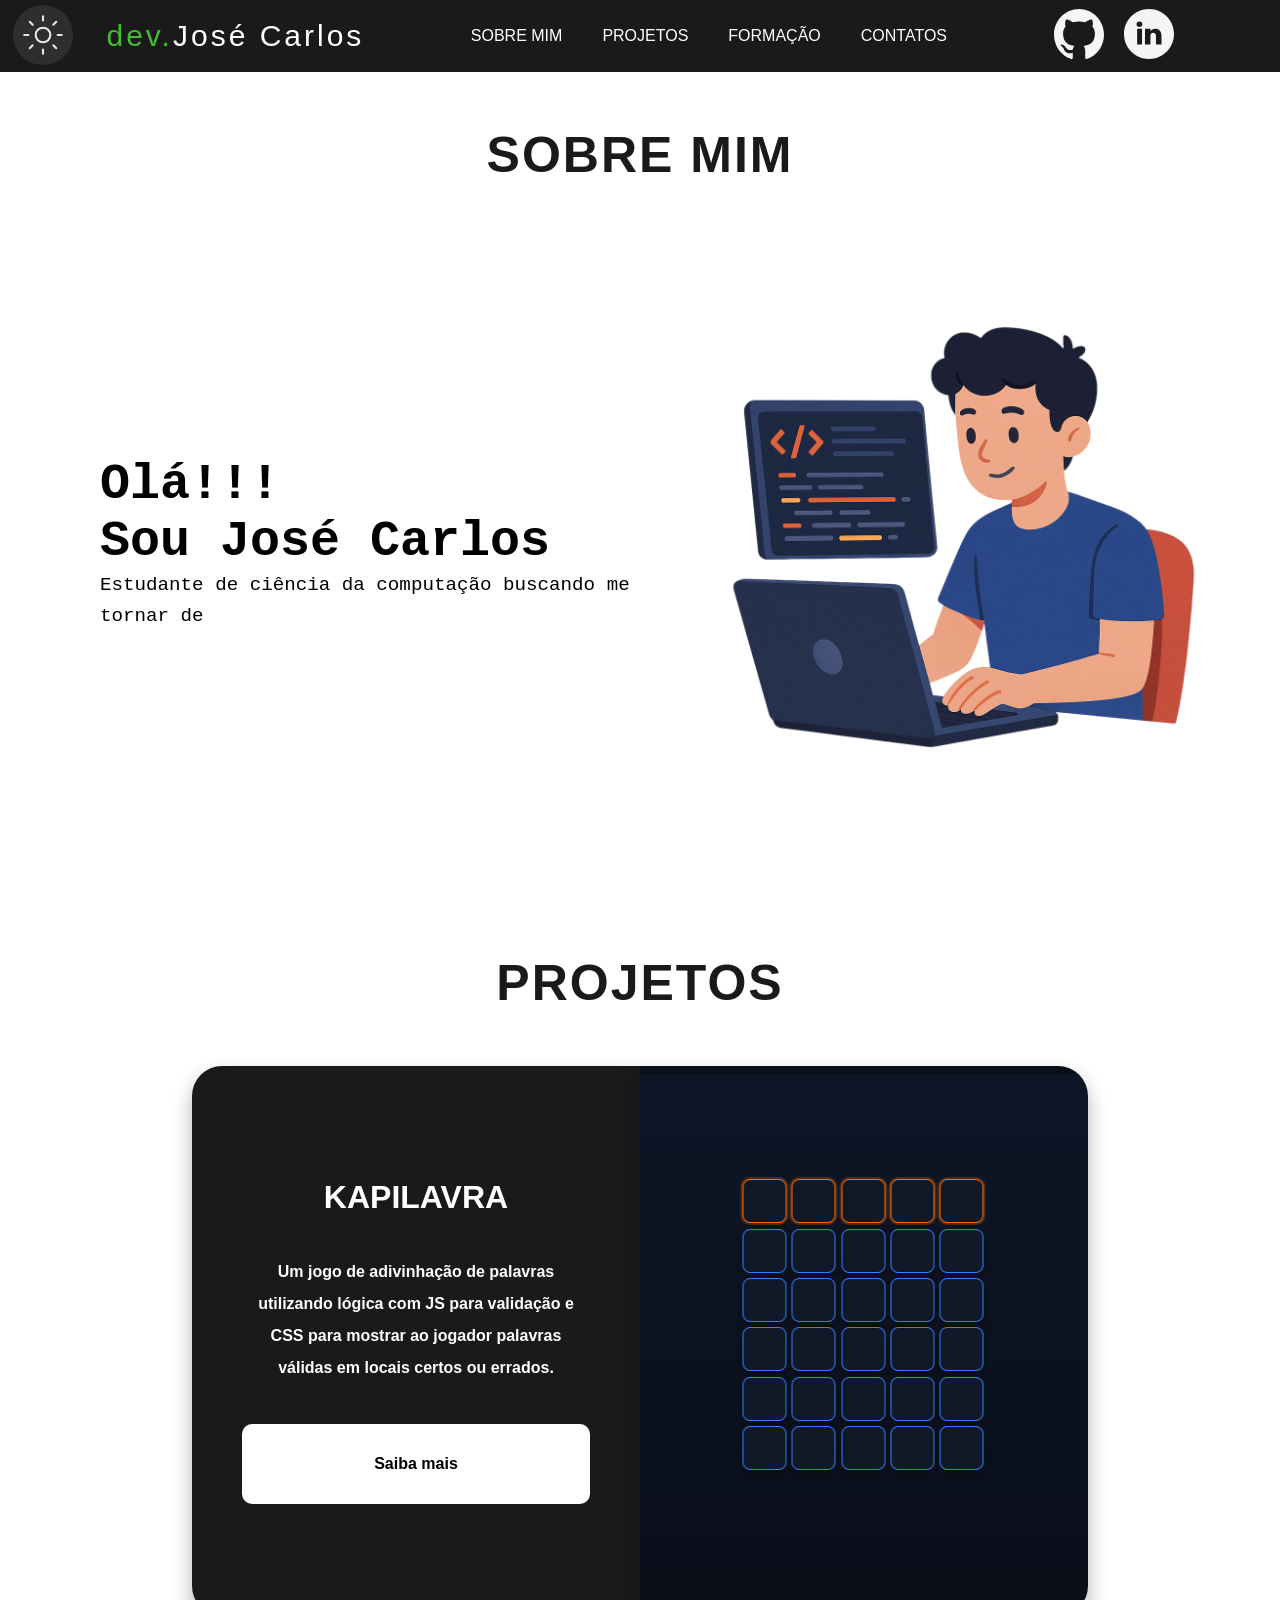
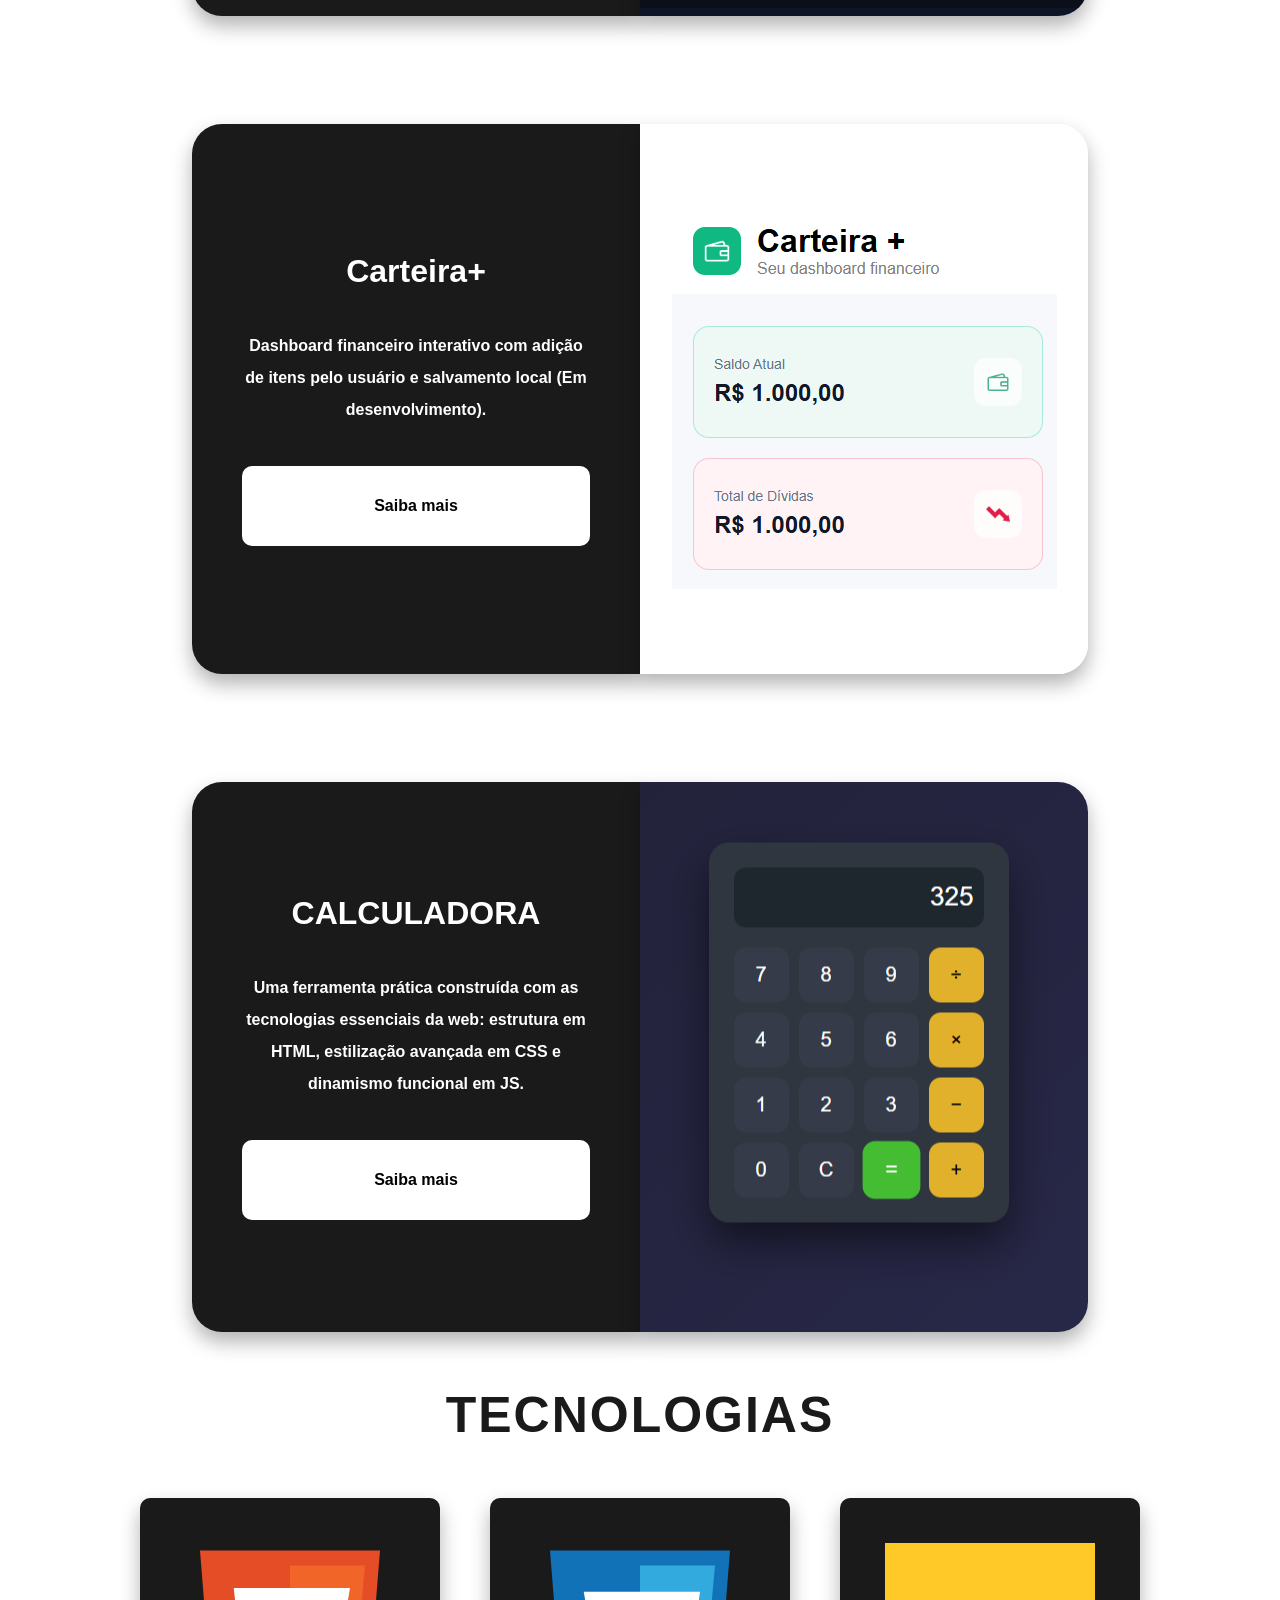
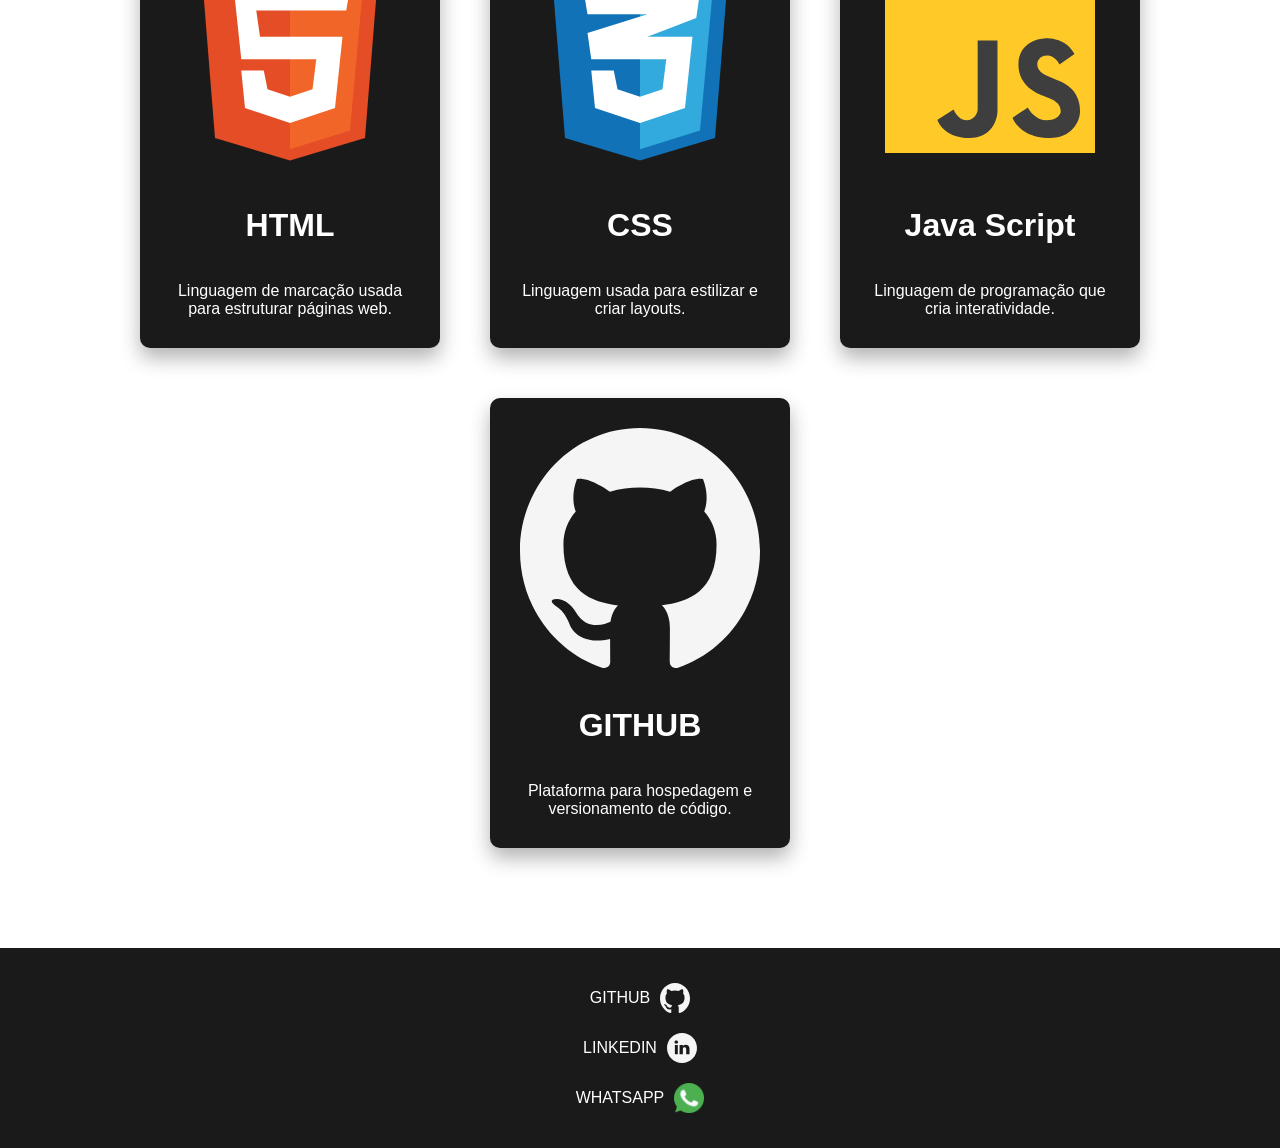
<file: index.html>
<!DOCTYPE html>
<html lang="en">

<head>
    <meta charset="UTF-8">
    <meta name="viewport" content="width=device-width, initial-scale=1.0">
    <title>Portfólio de José Carlos</title>
    <link rel="stylesheet" href="styles.css">
</head>


<body>
    <header>
        <nav>
            <a class="logo" href="log"><span>dev.</span>José Carlos</a>
            <div class="mobile-menu">
                <div class="line1"></div>
                <div class="line2"></div>
                <div class="line3"></div>
            </div>
            <ul class="nav-list">
                <li><a href="#sobremim">SOBRE MIM</a></li>
                <li><a href="#projetos">PROJETOS</a></li>
                <li><a href="#formacao">FORMAÇÃO</a></li>
                <li><a href="#contatos">CONTATOS</a></li>
            </ul>
            <div class="social">
                <a href="https://github.com/JoseCarlos-SL" class="link_icon" target="_blank"><img src="img/github.svg"
                        alt=""></a>
                <a href="https://www.linkedin.com/in/jose-carlos-s-l/" class="link_icon" target="_blank"><img
                        src="img/linkedin.svg" alt=""></a>
            </div>
        </nav>
    </header>


    <main>
        <button id="toggle-dark" class="botao-tema">
            <img src="img/dark-mode.svg" alt="">
        </button>

        <section id="sobremim">
            <h2>SOBRE MIM</h2>

            <article class="sobre">
                <div class="boxtextosobremim">
                    <h4>Olá!!!</h4>
                    <h4 class="nome">Sou José Carlos</h4>
                    <p id="typing"></p>
                </div>
                <div class="boximagemsobremim">
                    <div class="imagemsobremim"></div>
                </div>
            </article>

        </section>

        <section id="projetos">
            <h2>PROJETOS</h2>
            <article id="kapilavra" class="box-geral">
                <div class="box-left">
                    <h3>KAPILAVRA</h3>
                    <p>Um jogo de adivinhação de palavras utilizando lógica com JS para validação e CSS para mostrar ao jogador palavras válidas em locais certos ou errados.</p>
                    <a href="https://josecarlos-sl.github.io/Kapilavra/" target="_blank">
                        <p>Saiba mais</p>
                    </a>
                </div>
                <div class="box-right"><div class="imagem-kapilavra"></div></div>
            </article>
            <article id="carteira" class="box-geral">
                <div class="box-left">
                    <h3>Carteira+</h3>
                    <p>Dashboard financeiro interativo com adição de itens pelo usuário e salvamento local (Em desenvolvimento).</p>
                    <a href="https://josecarlos-sl.github.io/dashboard-CarteiraPlus/" target="_blank">
                        <p>Saiba mais</p>
                    </a>
                </div>
                <div class="box-right"><div class="imagem-carteiraplus"></div></div>
            </article>
            <article id="calculadora" class="box-geral">
                <div class="box-left">
                    <h3>CALCULADORA</h3>
                    <p>Uma ferramenta prática construída com as tecnologias essenciais da web: estrutura em HTML,
                        estilização avançada em CSS e dinamismo funcional em JS. </p>
                    <a href="calculadorajs/index.html" target="_blank">
                        <p>Saiba mais</p>
                    </a>
                </div>
                <div class="box-right"><div class="imagem-calculadora"></div></div>
            </article>

        </section>

        <section id="formacao">
            <h2>TECNOLOGIAS</h2>

            <div class="coluna-tecnologias">

                <article class="card">
                    <img src="img/html.svg" alt="">
                    <h3 class="tech-nome">HTML</h3>
                    <p class="tech-descricao">
                        Linguagem de marcação usada para estruturar páginas web.
                    </p>
                </article>


                <article class="card">
                    <img src="img/css.svg" alt="">
                    <h3 class="tech-nome">CSS</h3>
                    <p class="tech-descricao">
                        Linguagem usada para estilizar e criar layouts.
                    </p>

                </article>


                <article class="card">
                    <img src="img/js.svg" alt="">
                    <h3 class="tech-nome">Java Script</h3>
                    <p class="tech-descricao">
                        Linguagem de programação que cria interatividade.
                    </p>

                </article>

                <article class="card">
                    <img class="card-github" src="img/github.svg" alt="">
                    <h3 class="tech-nome">GITHUB</h3>
                    <p class="tech-descricao">
                        Plataforma para hospedagem e versionamento de código.
                    </p>

                </article>

            </div>

        </section>
    </main>
    </div>

    <footer id="contatos">
        <nav aria-label="Redes sociais">
            <ul>
                <li>
                    <a href="https://github.com/JoseCarlos-SL" target="_blank">
                        GITHUB <img src="img/github.svg" alt="link do github">
                    </a>
                </li>
                <li>
                    <a href="https://www.linkedin.com/in/jose-carlos-s-l/" target="_blank">
                        LINKEDIN <img src="img/linkedin.svg" alt="link do linkedin">
                    </a>
                </li>
                <li>
                    <a href="https://wa.me/5511985174779" target="_blank">
                        WHATSAPP <img src="img/whatsapp.png" alt="número do whatsapp 5511985174779">
                    </a>
                </li>
            </ul>
        </nav>
    </footer>

    <script src="script.js" defer></script>
</body>

</html>
</file>
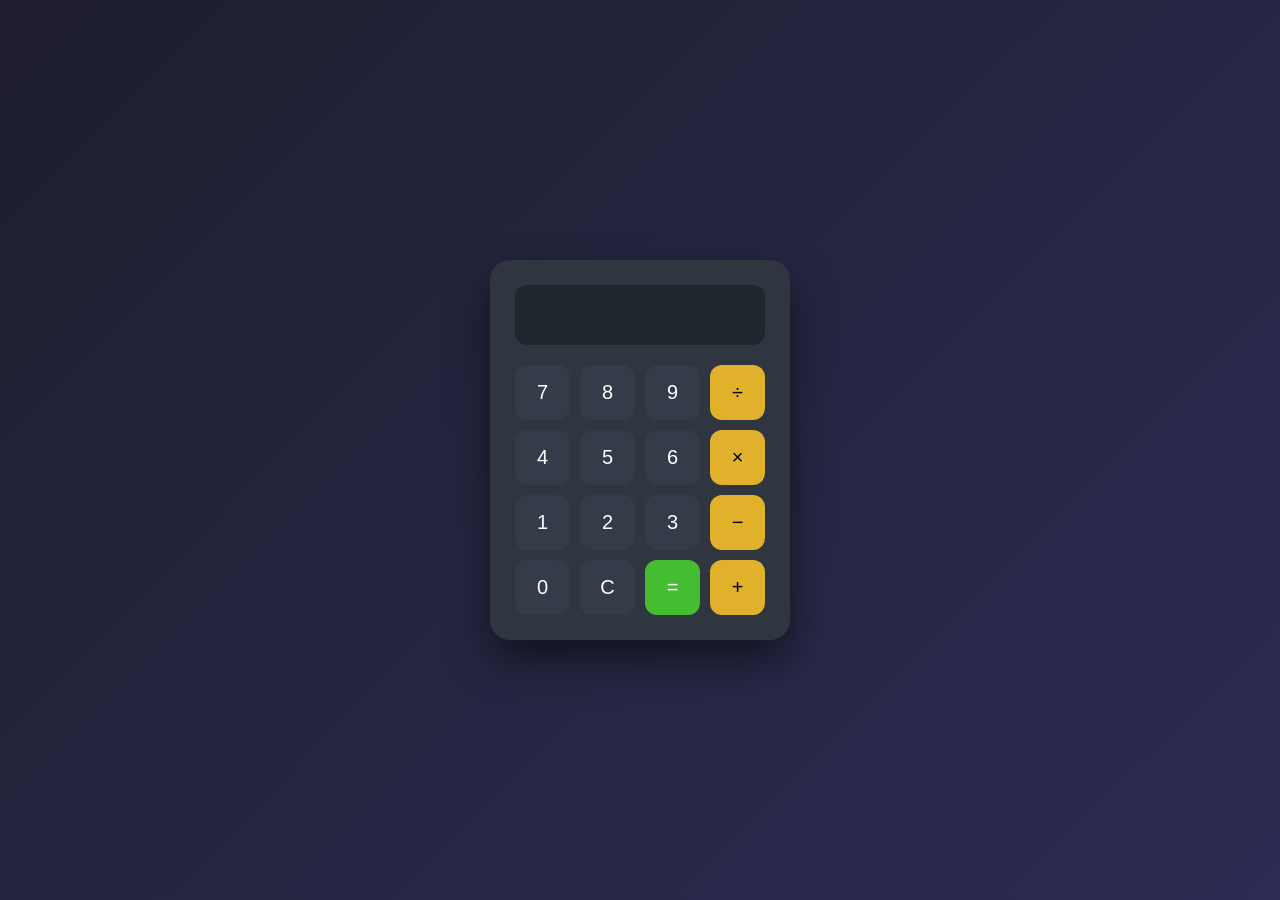
<file: calculadorajs/index.html>
<!DOCTYPE html>
<html lang="pt-br">
<head>
  <meta charset="UTF-8">
  <title>Calculadora JS</title>
  <link rel="stylesheet" href="style.css">
</head>
<body>

  <div class="calculadora">
    <input type="text" id="display">

    <div class="botoes">
      <button onclick="adicionar('7')">7</button>
      <button onclick="adicionar('8')">8</button>
      <button onclick="adicionar('9')">9</button>
      <button onclick="adicionar('/')">÷</button>

      <button onclick="adicionar('4')">4</button>
      <button onclick="adicionar('5')">5</button>
      <button onclick="adicionar('6')">6</button>
      <button onclick="adicionar('*')">×</button>

      <button onclick="adicionar('1')">1</button>
      <button onclick="adicionar('2')">2</button>
      <button onclick="adicionar('3')">3</button>
      <button onclick="adicionar('-')">−</button>

      <button onclick="adicionar('0')">0</button>
      <button onclick="limpar()">C</button>
      <button onclick="calcular()">=</button>
      <button onclick="adicionar('+')">+</button>
    </div>
  </div>

  <script src="script.js"></script>
</body>
</html>
</file>
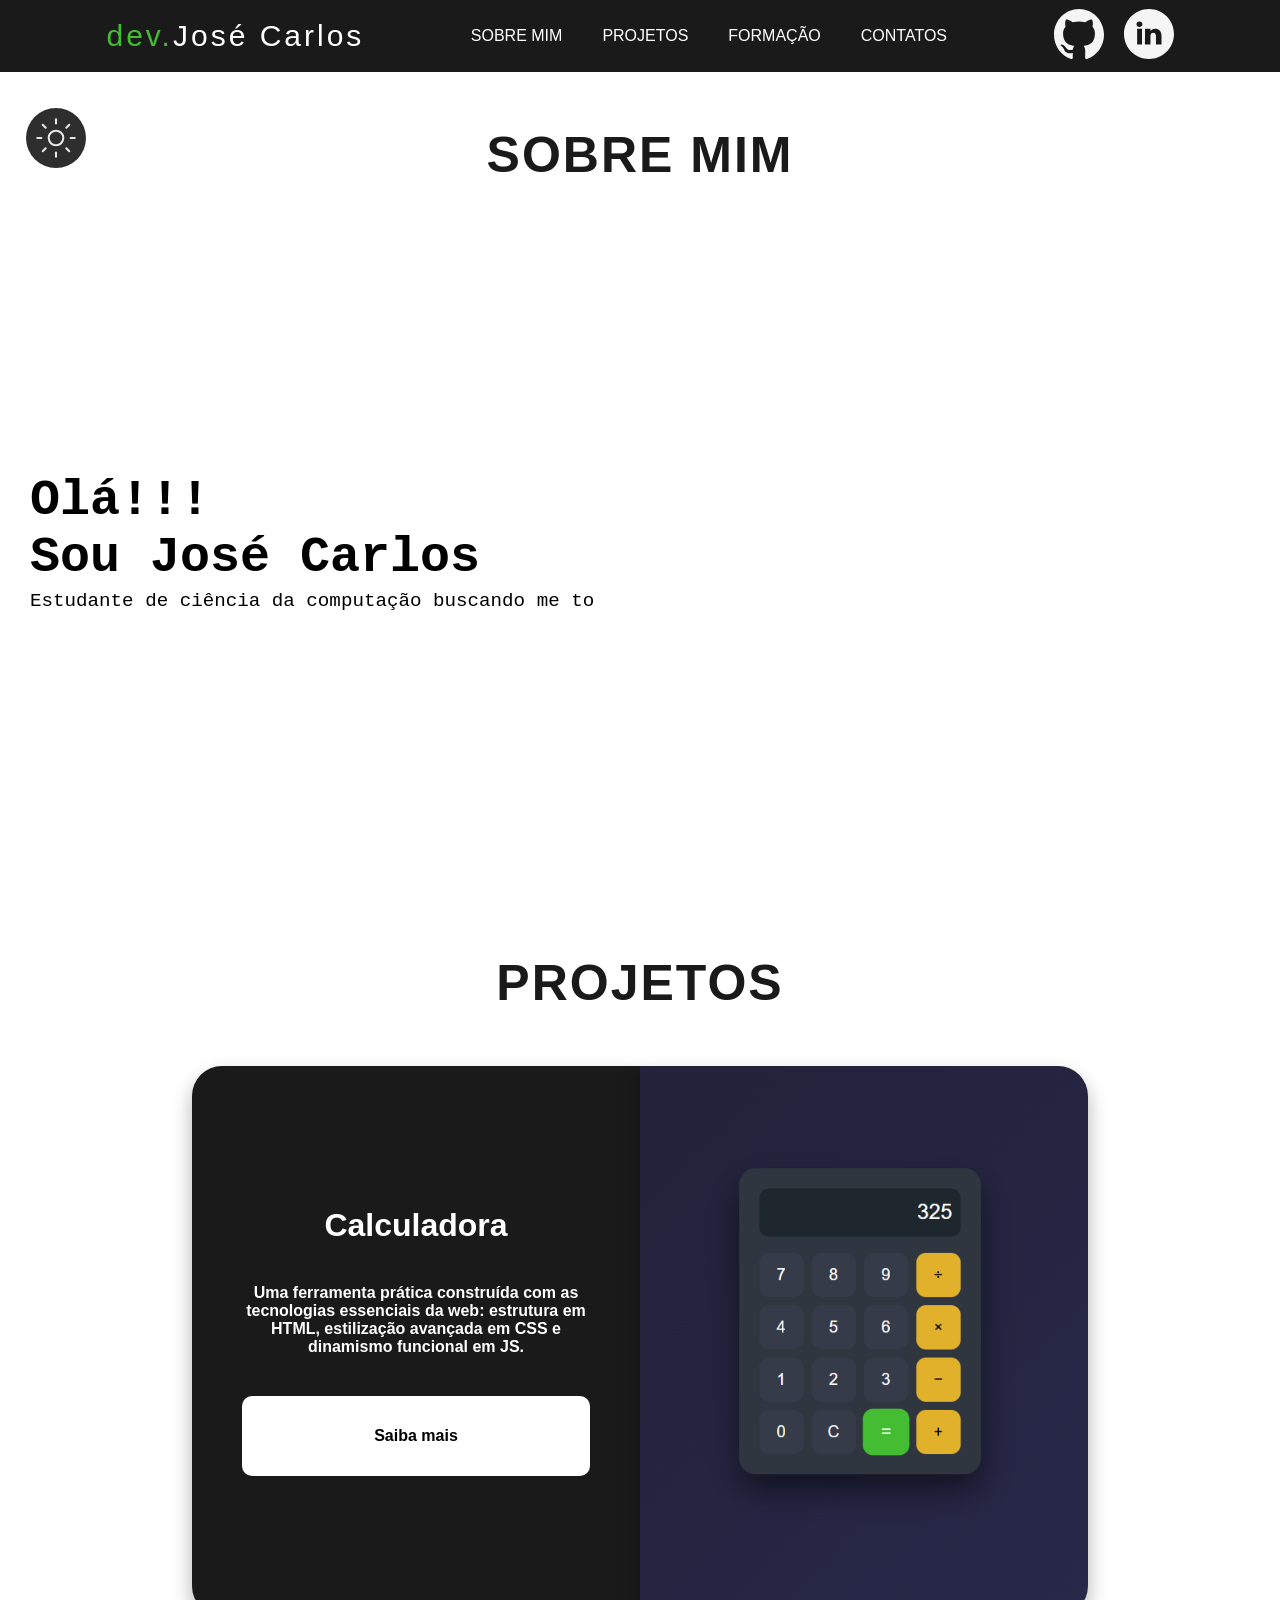
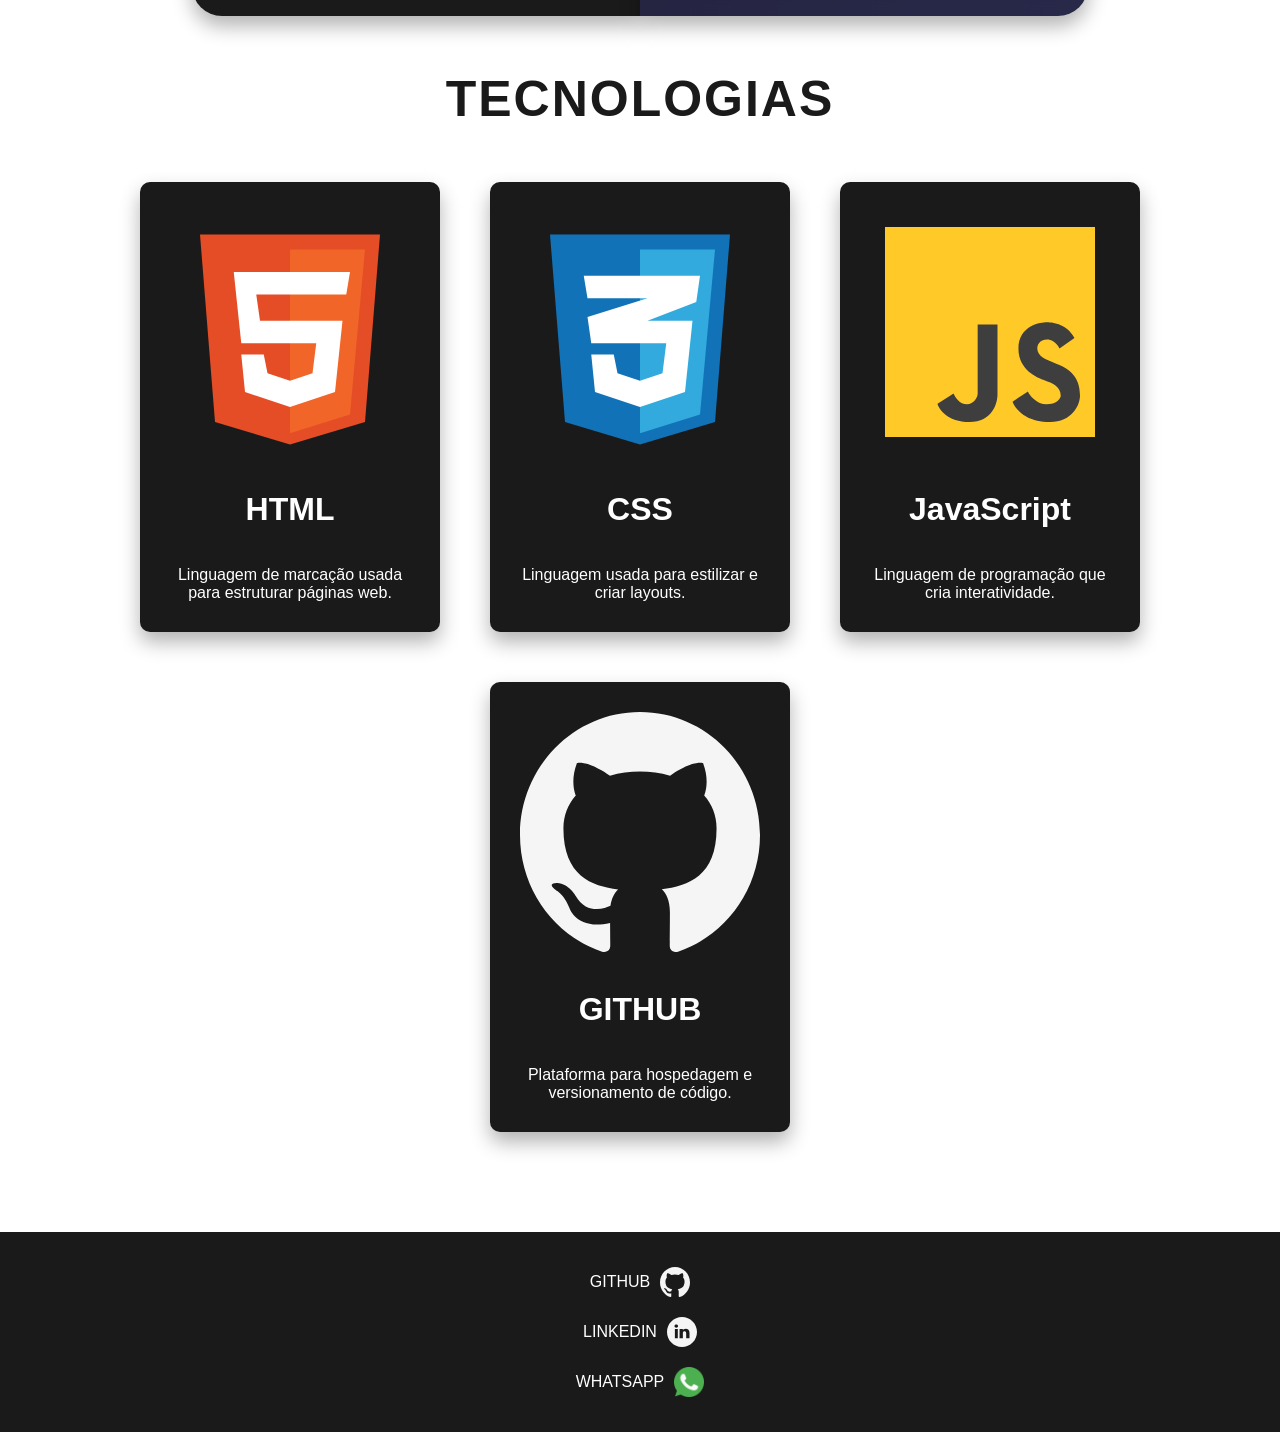
<file: main-page/index.html>
<!DOCTYPE html>
<html lang="en">

<head>
    <meta charset="UTF-8">
    <meta name="viewport" content="width=device-width, initial-scale=1.0">
    <title>Portfólio de José Carlos</title>
    <link rel="stylesheet" href="styles.css">
</head>


<body>
    <header>
        <nav>
            <a class="logo" href="log"><span>dev.</span>José Carlos</a>
            <div class="mobile-menu">
                <div class="line1"></div>
                <div class="line2"></div>
                <div class="line3"></div>
            </div>
            <ul class="nav-list">
                <li><a href="#sobremim">SOBRE MIM</a></li>
                <li><a href="#projetos">PROJETOS</a></li>
                <li><a href="#formacao">FORMAÇÃO</a></li>
                <li><a href="#contatos">CONTATOS</a></li>
            </ul>
            <div class="social">
                <a href="https://github.com/JoseCarlos-SL" class="link_icon" target="_blank"><img src="img/github.svg"
                        alt=""></a>
                <a href="https://www.linkedin.com/in/jose-carlos-s-l/" class="link_icon" target="_blank"><img
                        src="img/linkedin.svg" alt=""></a>
            </div>
        </nav>
    </header>


    <main>
        <button id="toggle-dark" class="botao-tema">
            <img src="img/dark-mode.svg" alt="">
        </button>

        <section id="sobremim">
            <h2>SOBRE MIM</h2>

            <article class="sobre">
                <div class="boxtextosobremim">
                    <h4>Olá!!!</h4>
                    <h4>Sou José Carlos</h4>
                    <p id="typing"></p>
                </div>
                <div class="boximagemsobremim">

                </div>
            </article>

        </section>

        <section id="projetos">
            <h2>PROJETOS</h2>

            <article id="calculadora" class="box-geral">
                <div class="box-left">
                    <h3>Calculadora</h3>
                    <p>Uma ferramenta prática construída com as tecnologias essenciais da web: estrutura em HTML,
                        estilização avançada em CSS e dinamismo funcional em JS. </p>
                    <a href="../calculadorajs/index.html" target="_blank">
                        <p>Saiba mais</p>
                    </a>
                </div>
                <div class="box-right"></div>
            </article>

            <!-- <article id="calculadora" class="box-geral">
                <div class="box-left">
                    <h3>FITZ</h3>
                    <p>Uma ferramenta prática construída com as tecnologias essenciais da web: estrutura em HTML,
                        estilização avançada em CSS e dinamismo funcional em JS. </p>
                    <a href="">
                        <p>Saiba mais</p>
                    </a>
                </div>
                <div class="box-right"></div>
            </article> -->

        </section>

        <section id="formacao">
            <h2>TECNOLOGIAS</h2>

            <div class="coluna-tecnologias">

                <article class="card">
                    <img src="img/html.svg" alt="">
                    <h3 class="tech-nome">HTML</h3>
                    <p class="tech-descricao">
                        Linguagem de marcação usada para estruturar páginas web.
                    </p>
                </article>


                <article class="card">
                    <img src="img/css.svg" alt="">
                    <h3 class="tech-nome">CSS</h3>
                    <p class="tech-descricao">
                        Linguagem usada para estilizar e criar layouts.
                    </p>

                </article>


                <article class="card">
                    <img src="img/js.svg" alt="">
                    <h3 class="tech-nome">JavaScript</h3>
                    <p class="tech-descricao">
                        Linguagem de programação que cria interatividade.
                    </p>

                </article>

                <article class="card">
                    <img class="card-github" src="img/github.svg" alt="">
                    <h3 class="tech-nome">GITHUB</h3>
                    <p class="tech-descricao">
                        Plataforma para hospedagem e versionamento de código.
                    </p>

                </article>

            </div>

        </section>
    </main>
    </div>

    <footer id="contatos">
        <nav aria-label="Redes sociais">
            <ul>
                <li>
                    <a href="https://github.com/JoseCarlos-SL" target="_blank">
                        GITHUB <img src="img/github.svg" alt="link do github">
                    </a>
                </li>
                <li>
                    <a href="https://www.linkedin.com/in/jose-carlos-s-l/" target="_blank">
                        LINKEDIN <img src="img/linkedin.svg" alt="link do linkedin">
                    </a>
                </li>
                <li>
                    <a href="https://wa.me/5511985174779" target="_blank">
                        WHATSAPP <img src="img/whatsapp.png" alt="número do whatsapp 5511985174779">
                    </a>
                </li>
            </ul>
        </nav>
    </footer>

    <script src="script.js" defer></script>
</body>

</html>
</file>
<file: styles.css>
* {
  padding: 0;
  margin: 0;
  box-sizing: border-box;
  font-family: "Inter", sans-serif;
  text-decoration: none;
  color: var(--textb-color);
  list-style: none;
  scroll-margin-top: 50px;
}

html {
  scroll-behavior: smooth;
}

/* *, *::before, *::after {
  transition:
    background-color 0.5s ease-in-out 0.3s,
    color 0.5s ease-in-out 0.3s,
    border-color 0.5s ease-in-out 0.3s,
    box-shadow 0.5s ease-in-out 0.3s;
} */

:root {
  --h2-color: #1a1a1a;
  --bg-color: #ffffff;
  --bg2-color: #1a1a1a;
  --bghover-color: #e1b12c;
  --textb-color: #ffffff;
  --textp-color: #000000;
  --box-shadow-color: 0 10px 20px rgba(0, 0, 0, 0.3);
  --bgc-color: #161b22;
  --card-github: invert(0);
}

/* mudança ao apertar o botão do dark mode */
:root.dark-mode {
  --h2-color: #ffffff;
  --bg-color: #1a1a1a;
  --bg2-color: #ffffff;
  --bghover-color: #44bd32;
  --textb-color: rgb(0, 0, 0) 0;
  --textp-color: #ffffff;
  --box-shadow-color: none;
  --bgc-color: #ffffff;
  --card-github: invert(0.9);
}

body {
  background-color: var(--bg-color);
}

#formacao {
  scroll-margin-top: 100px;
}

/* ---------------------HEADER--------------------- */

header nav {
  top: 0;
  left: 0;
  height: 8vh;
  width: 100%;
  position: fixed;
  display: flex;
  justify-content: center;
  align-items: center;
  justify-content: space-evenly;
  background-color: #1a1a1a;
  z-index: 2;
}

header .logo {
  font-size: 30px;
  letter-spacing: 3px;
  color: white;
}

header .logo span {
  color: #44bd32;
}

header .nav-list {
  display: flex;
  gap: 40px;
  list-style: none;
}

header .nav-list ul a {
  letter-spacing: 3px;
  font-size: larger;
  color: #f5f5f5;
}

header a {
  color: rgb(255, 255, 255);
}

header .nav-list ul a:hover {
  color: #44bd32;
}

header .mobile-menu {
  visibility: hidden;
  display: none;
  cursor: pointer;
}

header .mobile-menu div {
  width: 32px;
  height: 2px;
  background-color: #ffffff;
  margin: 8px;
}

header .social {
  display: flex;
  gap: 20px;
}

header .link_icon img {
  width: 50px;
}

/* ---------------------DARKMODE--------------------- */
.botao-tema {
  position: fixed;
  top: 0.5%;
  left: 1%;
  z-index: 3;
  background-color: transparent;
  border: none;
}

.botao-tema img {
  height: 60px;
  filter: invert(0.1);
}

.botao-tema:hover {
  transform: scale(1.2);
}

/* ---------------------MAIN--------------------- */
main {
  margin-top: 8vh;
}
/* ---------------------SOBREMIM--------------------- */
#sobremim {
  text-align: center;
  padding: 6vh 0 0 0;
  height: 92vh;
}

.sobre {
  display: flex;
  align-items: center;
  justify-content: center;
  height: 80vh;
  width: 100%;
}

.boxtextosobremim {
  padding: 0 0 0 100px;
  display: flex;
  flex-direction: column;
  justify-content: center;
  text-align: start;
  width: 50%;
  height: 100%;
}

.boxtextosobremim h4 {
  font-size: 50px;
  color: var(--textp-color);
  font-family: monospace;
}

/* cursor só na linha ativa */
#typing {
  white-space: pre-line;
  color: var(--textp-color);
  font-family: monospace;
  font-size: 1.2rem;
  line-height: 1.6;
}

.cursor {
  border-right: 2px solid;
  animation: blink 0.7s infinite;
}

@keyframes blink {
  50% {
    border-color: transparent;
  }
}

.boximagemsobremim {
  width: 50%;
  height: 100%;
  display: flex;
  align-items: center;
  justify-content: center;
}

.boximagemsobremim .imagemsobremim {
  background-image: url(img/imagem-garoto-programando.png);
  background-size: cover;
  width: 500px;
  height: 500px;
}
/* ---------------------PROJETOS--------------------- */
#projetos {
  text-align: center;
  padding: 6vh 0 0 0;
}

h2 {
  font-size: 50px;
  color: var(--h2-color);
  letter-spacing: 2px;
}

.box-geral {
  padding: 6vh 0;
  display: flex;
  align-items: center;
  justify-content: center;
  width: 100%;
  font-weight: 600;
}

.box-geral a {
  display: flex;
  align-items: center;
  justify-content: center;
  color: black;
  background-color: var(--bg-color);
  height: 80px;
  width: 100%;
  border-radius: 10px;
}

.box-geral a p {
  color: var(--textp-color);
}

#calculadora a:hover {
  background-color: var(--bghover-color);
  transform: scale(1.05);
  transition: 0.2s;
  font-size: 110%;
}

.box-left {
  height: 550px;
  min-height: 250px;
  width: 35%;
  min-width: 300px;
  border-radius: 30px 0 0 30px;
  box-shadow: var(--box-shadow-color);
  background-color: var(--bg2-color);
  display: flex;
  flex-direction: column;
  align-items: center;
  justify-content: center;
  gap: 40px;
  padding: 50px;
  color: #221616;
}
.box-right {
  background-position: center;
  height: 550px;
  min-height: 250px;
  width: 35%;
  min-width: 300px;
  border-radius: 0 30px 30px 0;
  box-shadow: var(--box-shadow-color);
  object-position: center;
  display: flex;
  align-items: center;
  justify-content: center;
  background-size: cover;
  overflow: hidden;
  
}
/* ---------------------Box imagens box right--------------------- */
.box-right .imagem-kapilavra{
  background-image: url(img/kapilavraImagem.png);
  background-position: center;

  width: 100%;
  height: 100%;

}

.imagem-carteiraplus{
  background-color: white;
  background-image: url(img/imagem-Carteira.png);
  background-position: center;
  background-repeat: no-repeat;

  width: 100%;
  height: 100%;

}

.imagem-calculadora{
  background-image: url(img/print-calculadora.png);
  background-position: center;

  width: 100%;
  height: 100%;

}


/* ---------------------FORMAÇÃO--------------------- */
#formacao {
  text-align: center;
}
.coluna-tecnologias {
  margin-top: 6vh;
  padding: 0 0 100px;
  display: flex;
  flex-wrap: wrap;
  flex-direction: row;
  gap: 50px;
  width: 100%;
  align-items: center;
  justify-content: center;
}

.card {
  width: 300px;
  height: 450px;
  background-color: var(--bg2-color);
  border-radius: 10px;
  padding: 30px;
  display: flex;
  flex-direction: column;
  justify-content: space-between;
  text-align: center;
  box-shadow: var(--box-shadow-color);
}

.card-github {
  filter: var(--card-github);
}

.card:hover {
  transform: scale(1.05);
  transition: 0.5s;
}

h3 {
  font-size: xx-large;
}

footer {
  background-color: #1a1a1a;
}

footer nav {
  height: 200px;
  width: 100%;
  display: flex;
  align-items: center;
  justify-content: center;
}

footer nav ul {
  display: flex;
  flex-direction: column;
  gap: 20px;
}

footer a {
  height: 30px;
  display: flex;
  gap: 10px;
  color: white;
  align-items: center;
  justify-content: center;
}

footer img {
  width: 30px;
}

/* ---------------------QUERIES--------------------- */

@media (min-width: 1024px) {
  .box-left p{
    line-height: 2;
  }

  
}

@media (max-width: 1024px) {
  body {
    overflow-x: hidden;
    width: 100%;
  }

  .social img {
    display: none;
  }

  .nav-list {
    position: fixed;
    top: 8vh;
    right: 0;
    width: 50vw;
    height: 92vh;
    background: #1a1a1a;
    flex-direction: column;
    align-items: center;
    transform: translateX(100%);

    transition: transform 0.5s ease-in;
  }

  .nav-list li {
    margin-left: 0;
  }

  header .mobile-menu {
    visibility: visible;
    display: block;
    position: absolute;
    right: 10%;
  }

  .boxtextosobremim {
    height: 100px;
    width: 90%;
    padding: 50px;
  }
   .boximagemsobremim {
    width: 100%;
    height: 250px;
  }

  .boximagemsobremim .imagemsobremim {
    width: 250px;
    height: 250px;
  }
}

.nav-list.active {
  transform: translateX(0);
}


@media (max-width: 480px) {
  /* ---------------------DARKMODE--------------------- */
  .botao-tema {
    top: 1%;
    left: 2%;
  }

  .botao-tema img {
    height: 50px;
  }

  .botao-tema:hover {
  transform: scale(1);
}
  /* ---------------------DARKMODE--------------------- */
  /* ---------------------HEADER--------------------- */
  header .logo {
    font-size: 20px;
  }

  .link_icon {
    display: none;
  }
  /* ---------------------HEADER--------------------- */
  /* ---------------------MAIN--------------------- */
  main {
  margin-top: 8vh;
  }
  /* ---------------------MAIN--------------------- */
  /* ---------------------SOBREMIM--------------------- */
  #sobremim {
    height: 100%;
  }

  .sobre {
    height: 650px;
    padding: 0 30px 0 30px;
    display: flex;
    flex-direction: column;
    width: 100%;
  }

  .boxtextosobremim {
    padding: 0 0 0 0;
    display: flex;
    flex-direction: column;
    justify-content: center;
    text-align: start;
    width: 100%;
    height: 400px;
  }

  .boxtextosobremim h4 {
    font-size: 40px;
    line-height: 1;
    color: var(--textp-color);
    font-family: monospace;
  }

  #typing {
  white-space: pre-line;
  color: var(--textp-color);
  font-family: monospace;
  font-size: 1rem;
  line-height: 1.6;
}

  .boximagemsobremim {
    width: 100%;
    height: 250px;
  }

  .boximagemsobremim .imagemsobremim {
    width: 250px;
    height: 250px;
  }
  /* ---------------------SOBREMIM--------------------- */
  /* ---------------------PROJETOS--------------------- */
  .box-geral {
    flex-direction: column;
    height: 700px;
  }
  .box-left {
    border-radius: 30px 30px 0 0;
    padding: 20px 30px 20px 30px;
    gap: 20px;
  }
  .box-left a {
    height: 50px;
  }

  .box-right {
    border-radius: 0 0 30px 30px;
  }

  .box-right .imagem-kapilavra{
 
  background-repeat: no-repeat;
  background-size: 150%;
  }

  .imagem-carteiraplus{

    background-repeat: no-repeat;
  background-size: 90%;

  }

  .imagem-calculadora{
 
  background-repeat: no-repeat;
  background-size: 150%;
  }
  /* ---------------------PROJETOS--------------------- */

  h2 {
    font-size: 40px;
  }
  /* ---------------------FORMAÇÃO--------------------- */
  .coluna-tecnologias {
    gap: 30px;
    width: 100%;
  }

  .card {
    height: 300px;
    width: 150px;
    background-color: var(--bg2-color);
    border-radius: 10px;
    padding: 20px;
  }
  /* ---------------------FORMAÇÃO--------------------- */
}

/*
@media (max-width: 768px) {
}

@media (min-width: 1024px) {
  header {
    height: 100px;
  }
} */
</file>
<file: calculadorajs/style.css>
* {
  box-sizing: border-box;
}

body {
  margin: 0;
  height: 100vh;
  display: flex;
  justify-content: center;
  align-items: center;
  background: linear-gradient(135deg, #1e1e2f, #2c2c54);
  font-family: 'Segoe UI', sans-serif;
}

.calculadora {
  background: #2f3640;
  padding: 25px;
  border-radius: 20px;
  box-shadow: 0 20px 40px rgba(0,0,0,0.5);
  width: 300px;
}

#display {
  width: 100%;
  height: 60px;
  border: none;
  border-radius: 12px;
  margin-bottom: 20px;
  font-size: 26px;
  text-align: right;
  padding: 10px;
  background: #1e272e;
  color: white;
}

.botoes {
  display: grid;
  grid-template-columns: repeat(4, 1fr);
  gap: 10px;
}

button {
  height: 55px;
  border: none;
  border-radius: 12px;
  font-size: 20px;
  cursor: pointer;
  background: #353b48;
  color: white;
  transition: 0.2s ease;
}

button:hover {
  background: #40739e;
  transform: scale(1.05);
}

button:active {
  transform: scale(0.95);
}

button:nth-child(4n) {
  background: #e1b12c;
  color: black;
}

button:nth-child(15) {
  background: #44bd32;
  color: white;
}
</file>
<file: main-page/styles.css>
* {
  padding: 0;
  margin: 0;
  box-sizing: border-box; 
  font-family: "Inter", sans-serif;
  text-decoration: none;
  color: var(--textb-color);
  list-style: none;
  scroll-margin-top: 50px;
}

html {
  scroll-behavior: smooth;
  
}

/* *, *::before, *::after {
  transition:
    background-color 0.5s ease-in-out 0.3s,
    color 0.5s ease-in-out 0.3s,
    border-color 0.5s ease-in-out 0.3s,
    box-shadow 0.5s ease-in-out 0.3s;
} */

:root {
  --h2-color: #1a1a1a;
  --bg-color: #ffffff;
  --bg2-color: #1a1a1a;
  --bghover-color: #e1b12c;
  --textb-color: #ffffff;
  --textp-color: #000000;
  --box-shadow-color: 0 10px 20px rgba(0, 0, 0, 0.3);
  --bgc-color: #161b22;
  --card-github: invert(0);
}

/* mudança ao apertar o botão do dark mode */
:root.dark-mode {
  --h2-color: #ffffff;
  --bg-color: #1a1a1a;
  --bg2-color: #ffffff;
  --bghover-color: #44bd32;
  --textb-color: rgb(0, 0, 0) 0;
  --textp-color: #ffffff;
  --box-shadow-color: none;
  --bgc-color: #ffffff;
  --card-github: invert(0.9);
}

body {
  background-color: var(--bg-color);
}

/* ---------------------HEADER--------------------- */

header nav{
  top: 0;
  left: 0;
  height: 8vh;
  width: 100%;
  position: fixed;
  display: flex;
  justify-content: center;
  align-items: center;
  justify-content: space-evenly;
  background-color: #1a1a1a;
  z-index: 2;
}

header .logo{
  font-size: 30px;
  letter-spacing: 3px;
  color: white;
}

header .logo span{
  color: #44BD32;
}

header .nav-list {
  display: flex;
  gap: 40px;
  list-style: none;
}

header .nav-list ul a {
  letter-spacing: 3px;
  font-size: larger;
  color: #f5f5f5;
}

header a{
  color: rgb(255, 255, 255);
}

header .nav-list ul a:hover{
  color: #44bd32;
}

header .mobile-menu{
  visibility: hidden;
  display: none;
  cursor: pointer;
}

header .mobile-menu div{
  width: 32px;
  height: 2px;
  background-color: #ffffff;
  margin: 8px;
}

header .social {
  display: flex;
  gap: 20px;
}

header .link_icon img {
  width: 50px;
}

/* ---------------------DARKMODE--------------------- */
.botao-tema {
  position: fixed;
  top: 12%;
  left: 2%;
  background-color: transparent;
  border: none;
}

.botao-tema img {
  
  height: 60px;
  filter: invert(0.1);
}

.botao-tema:hover {
  transform: scale(1.2);
}

/* ---------------------MAIN--------------------- */
main{
  margin-top: 8vh;
}
/* ---------------------SOBREMIM--------------------- */
#sobremim{
  text-align: center;
  padding: 6vh 0 0 0;
  height: 92vh;
}

.sobre{
  display: flex;
  align-items: center;
  justify-content: center;
  height: 80vh;
  width: 100%;
}

.boxtextosobremim{
  padding: 0 0 0 30px;
  display: flex;
  flex-direction: column;
  justify-content: center;
  text-align: start;
  width: 50%;
  height: 100%;
  
}

.boxtextosobremim h4{
  font-size: 50px;
  color: var(--textp-color);
  font-family: monospace;
}

/* cursor só na linha ativa */
#typing {
  color: var(--textp-color);
  font-family: monospace;
  font-size: 1.2rem;
  line-height: 1.6;
}

.cursor {
  border-right: 2px solid;
  animation: blink 0.7s infinite;
}

@keyframes blink {
  50% {
    border-color: transparent;
  }
}

.boximagemsobremim{
  background-color: rgb(255, 255, 255);
  width: 50%;
  height: 100%;
}
/* ---------------------PROJETOS--------------------- */
#projetos {
  text-align: center;
  padding: 6vh 0 0 0;
}

h2 {
  font-size: 50px;
  color: var(--h2-color);
  letter-spacing: 2px;
}

.box-geral {
  padding: 6vh 0;
  display: flex;
  align-items: center;
  justify-content: center;
  width: 100%;
  font-weight: 600;
}

.box-geral a {
  display: flex;
  align-items: center;
  justify-content: center;
  color: black;
  background-color: var(--bg-color);
  height: 80px;
  width: 100%;
  border-radius: 10px;
}

.box-geral a p {
  color: var(--textp-color);
}

#calculadora a:hover {
  background-color: var(--bghover-color);
  transform: scale(1.05);
  transition: 0.2s;
  font-size: 110%;
}

.box-left {
  height: 550px;
  min-height: 250px;
  width: 35%;
  min-width: 300px;
  border-radius: 30px 0 0 30px;
  box-shadow: var(--box-shadow-color);
  background-color: var(--bg2-color);
  display: flex;
  flex-direction: column;
  align-items: center;
  justify-content: center;
  gap: 40px;
  padding: 50px;
  color: #221616;
}
.box-right {
  background-position: center;
  height: 550px;
  min-height: 250px;
  width: 35%;
  min-width: 300px;
  border-radius: 0 30px 30px 0;
  box-shadow: var(--box-shadow-color);
  background-repeat: no-repeat;
  background-size: cover;
}

#calculadora .box-right {
  background-image: url(img/print-calculadora.png);
}

/* ---------------------FORMAÇÃO--------------------- */
#formacao {
  text-align: center;
 
}
.coluna-tecnologias {
  margin-top: 6vh;
  padding: 0 0 100px;
  display: flex;
  flex-wrap: wrap;
  flex-direction: row;
  gap: 50px;
  width: 100%;
  align-items: center;
  justify-content: center;
}

.card {
  width: 300px;
  height: 450px;
  background-color: var(--bg2-color);
  border-radius: 10px;
  padding: 30px;
  display: flex;
  flex-direction: column;
  justify-content: space-between;
  text-align: center;
  box-shadow: var(--box-shadow-color);
}

 .card-github{
  filter: var(--card-github);
}

.card:hover {
  transform: scale(1.05);
  transition: 0.5s;
}

h3 {
  font-size: xx-large;
}

footer{
 background-color: #1a1a1a;
}

footer nav{
  height: 200px;
  width: 100%;
  display: flex;
  align-items: center;
  justify-content: center;
  
}

footer nav ul{
  display: flex;
  flex-direction: column;
  gap: 20px;
}

footer a{
  height: 30px;
  display: flex;
  gap: 10px;
  color: white;
  align-items: center;
  justify-content: center;
}

footer img{
  width: 30px;
}

@media (max-width:1024px){
  body{
    overflow-x: hidden;
    width: 100%;
  }
  

  .social img{
    display: none;
  }

  .nav-list{
    position: fixed;
    top: 8vh;
    right: 0;
    width: 50vw;
    height: 92vh;
    background: #1a1a1a;
    flex-direction: column;
    align-items: center;
    transform: translateX(100%);
    
    transition: transform 0.5s ease-in;
  }

  .nav-list li {
    margin-left: 0;
  }

  header .mobile-menu{
    visibility: visible;
    display: block;
    position: absolute;
    right: 10%;
  }
}

.nav-list.active{
  transform: translateX(0);
}

 @media (max-width: 480px) {

  .botao-tema{
    size-adjust: 1.9;
  }

  header .logo{
    font-size: 20px;
  }

  .link_icon{
    display: none;
  }

  .box-geral {
    flex-direction: column;
    height: 600px;
  }
  .box-left {
    border-radius: 30px 30px 0 0;
  }
  .box-right {
    border-radius: 0 0 30px 30px;
  }

  .card{
    transform: scale(0.9);
  }
}


/*
@media (max-width: 768px) {
}

@media (min-width: 1024px) {
  header {
    height: 100px;
  }
} */
</file>
